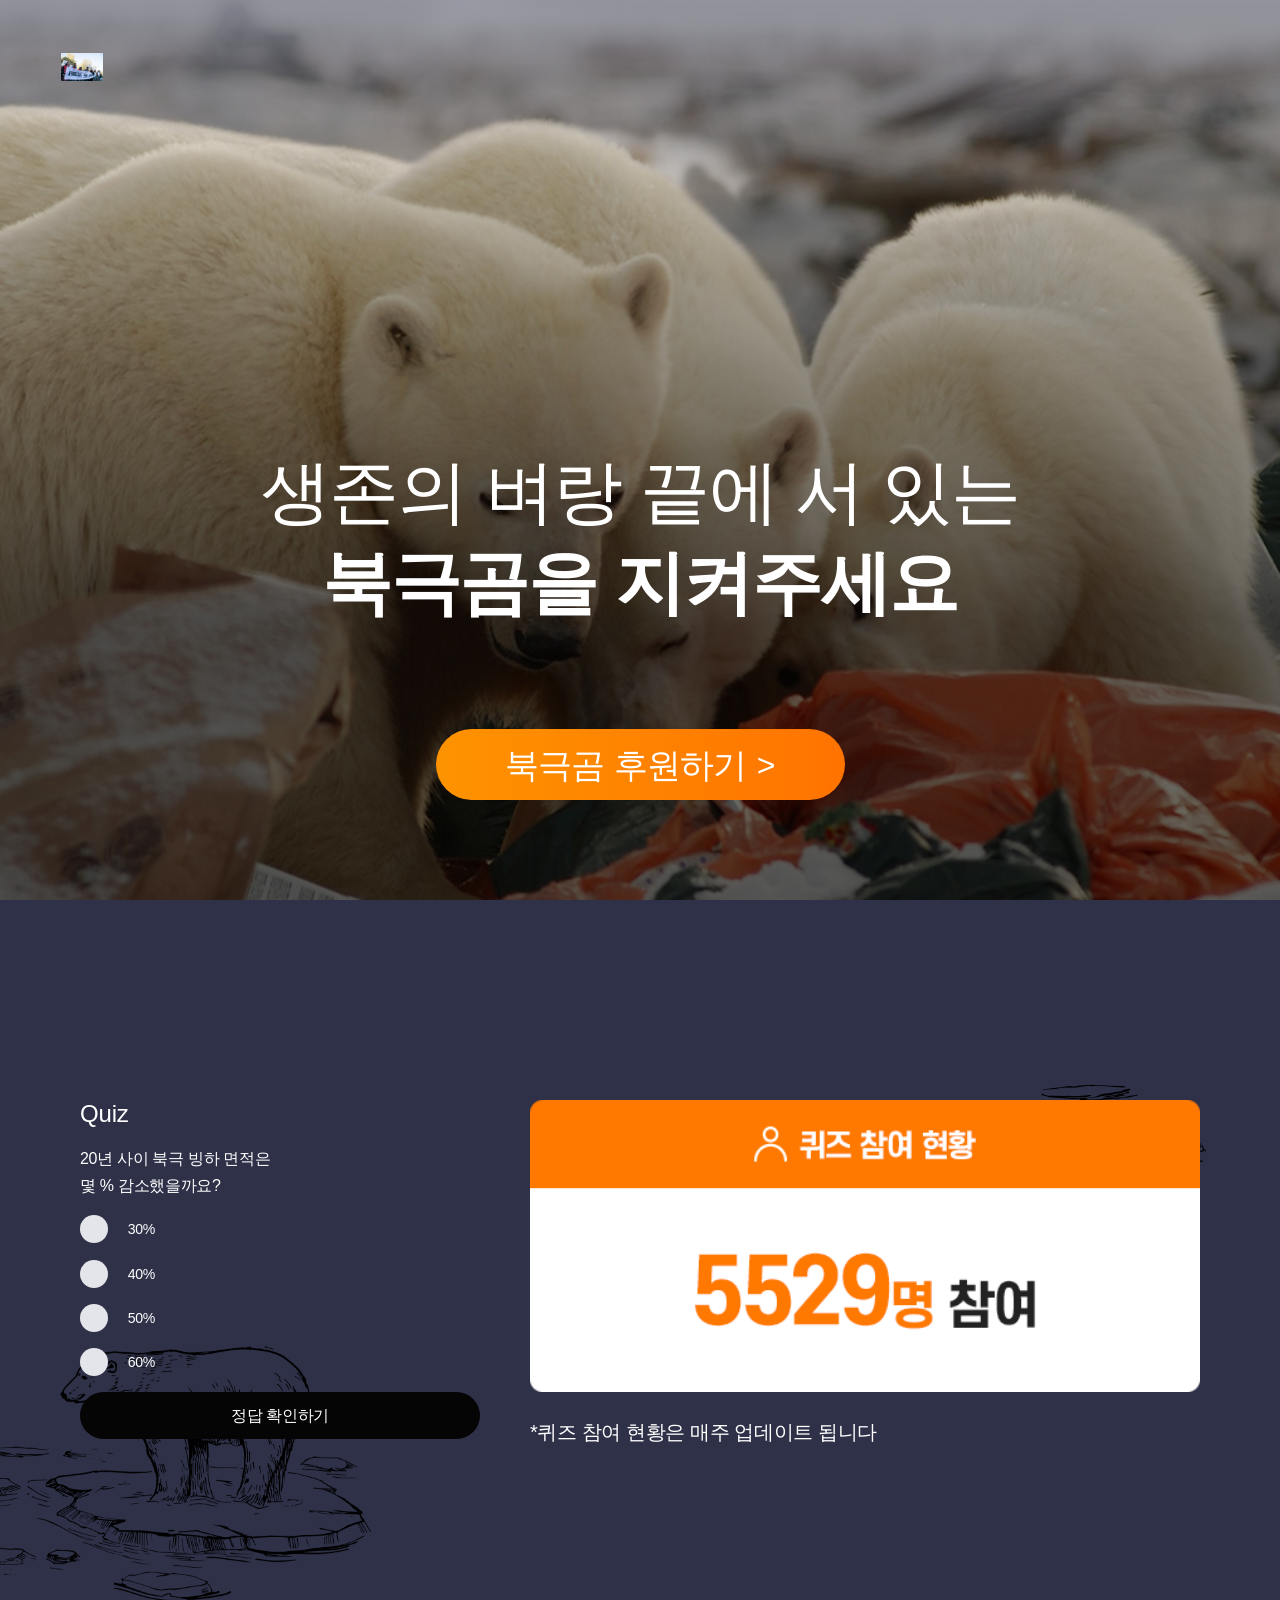
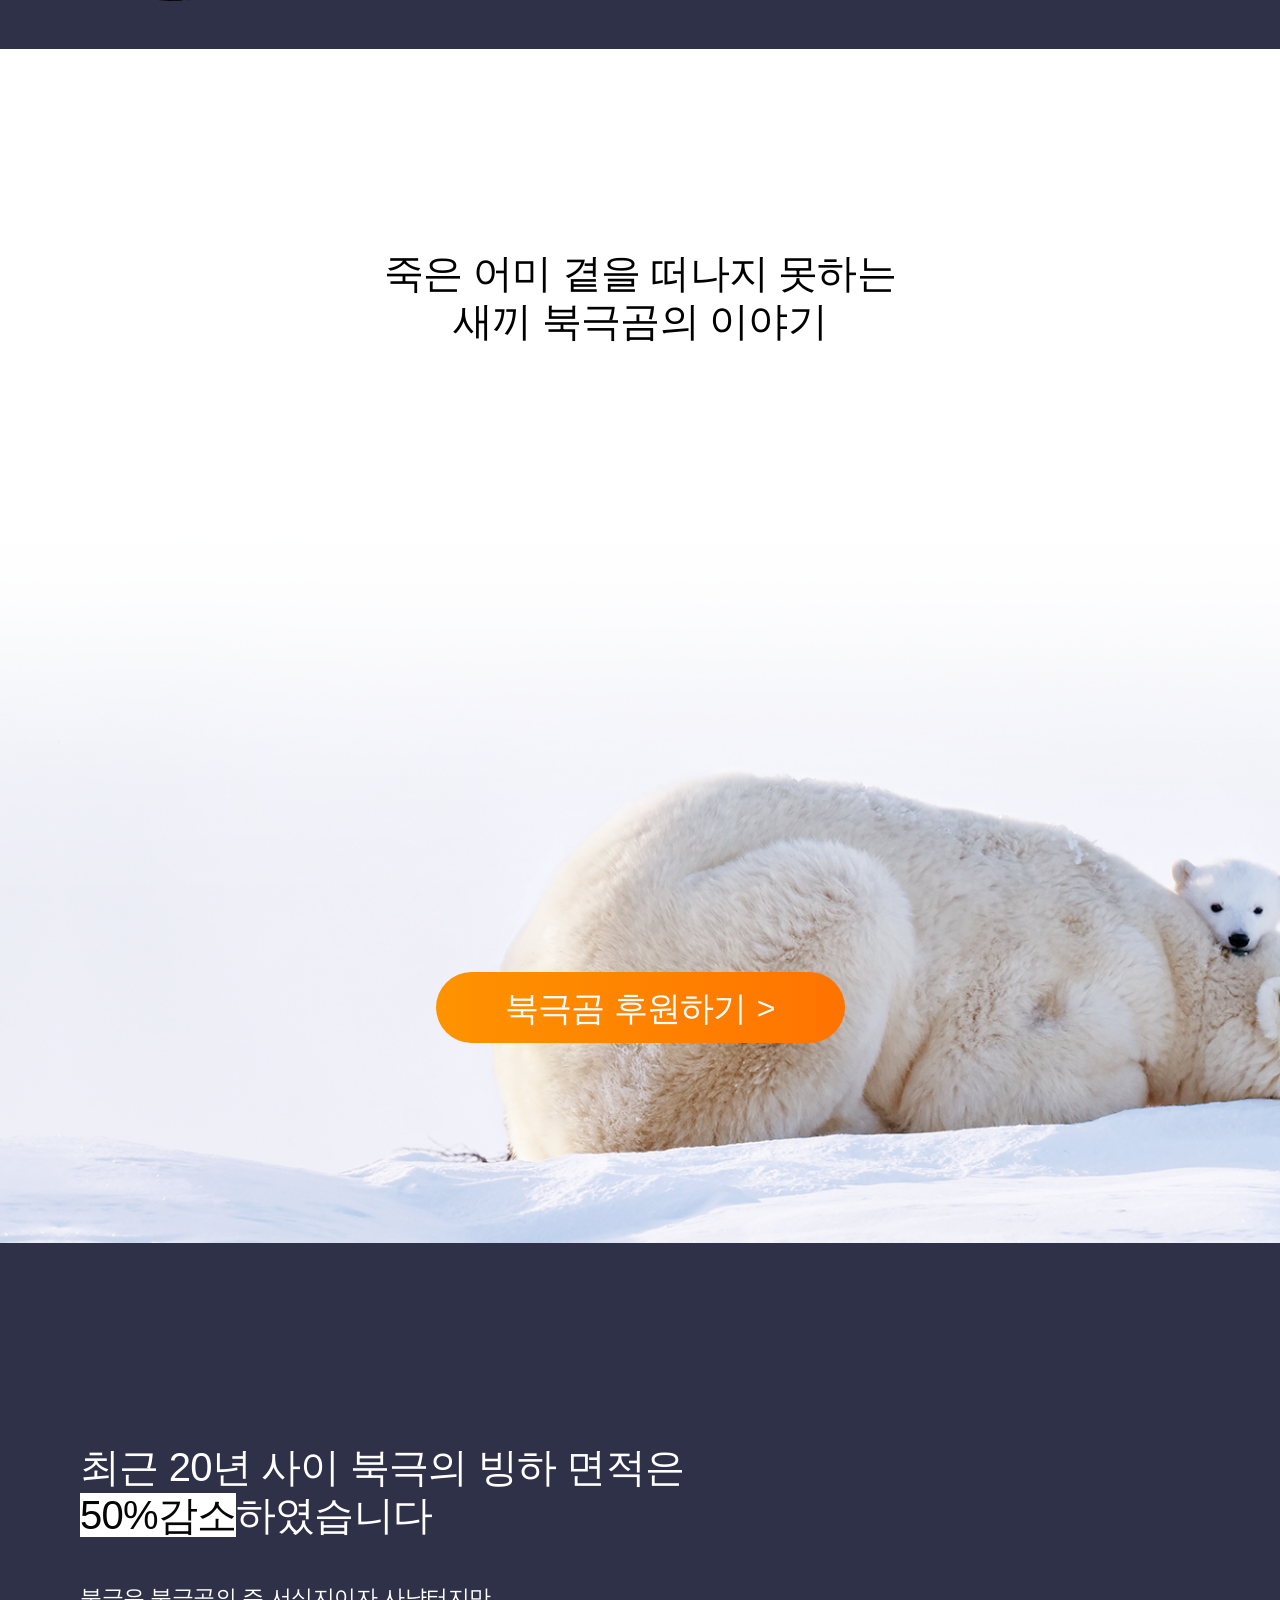
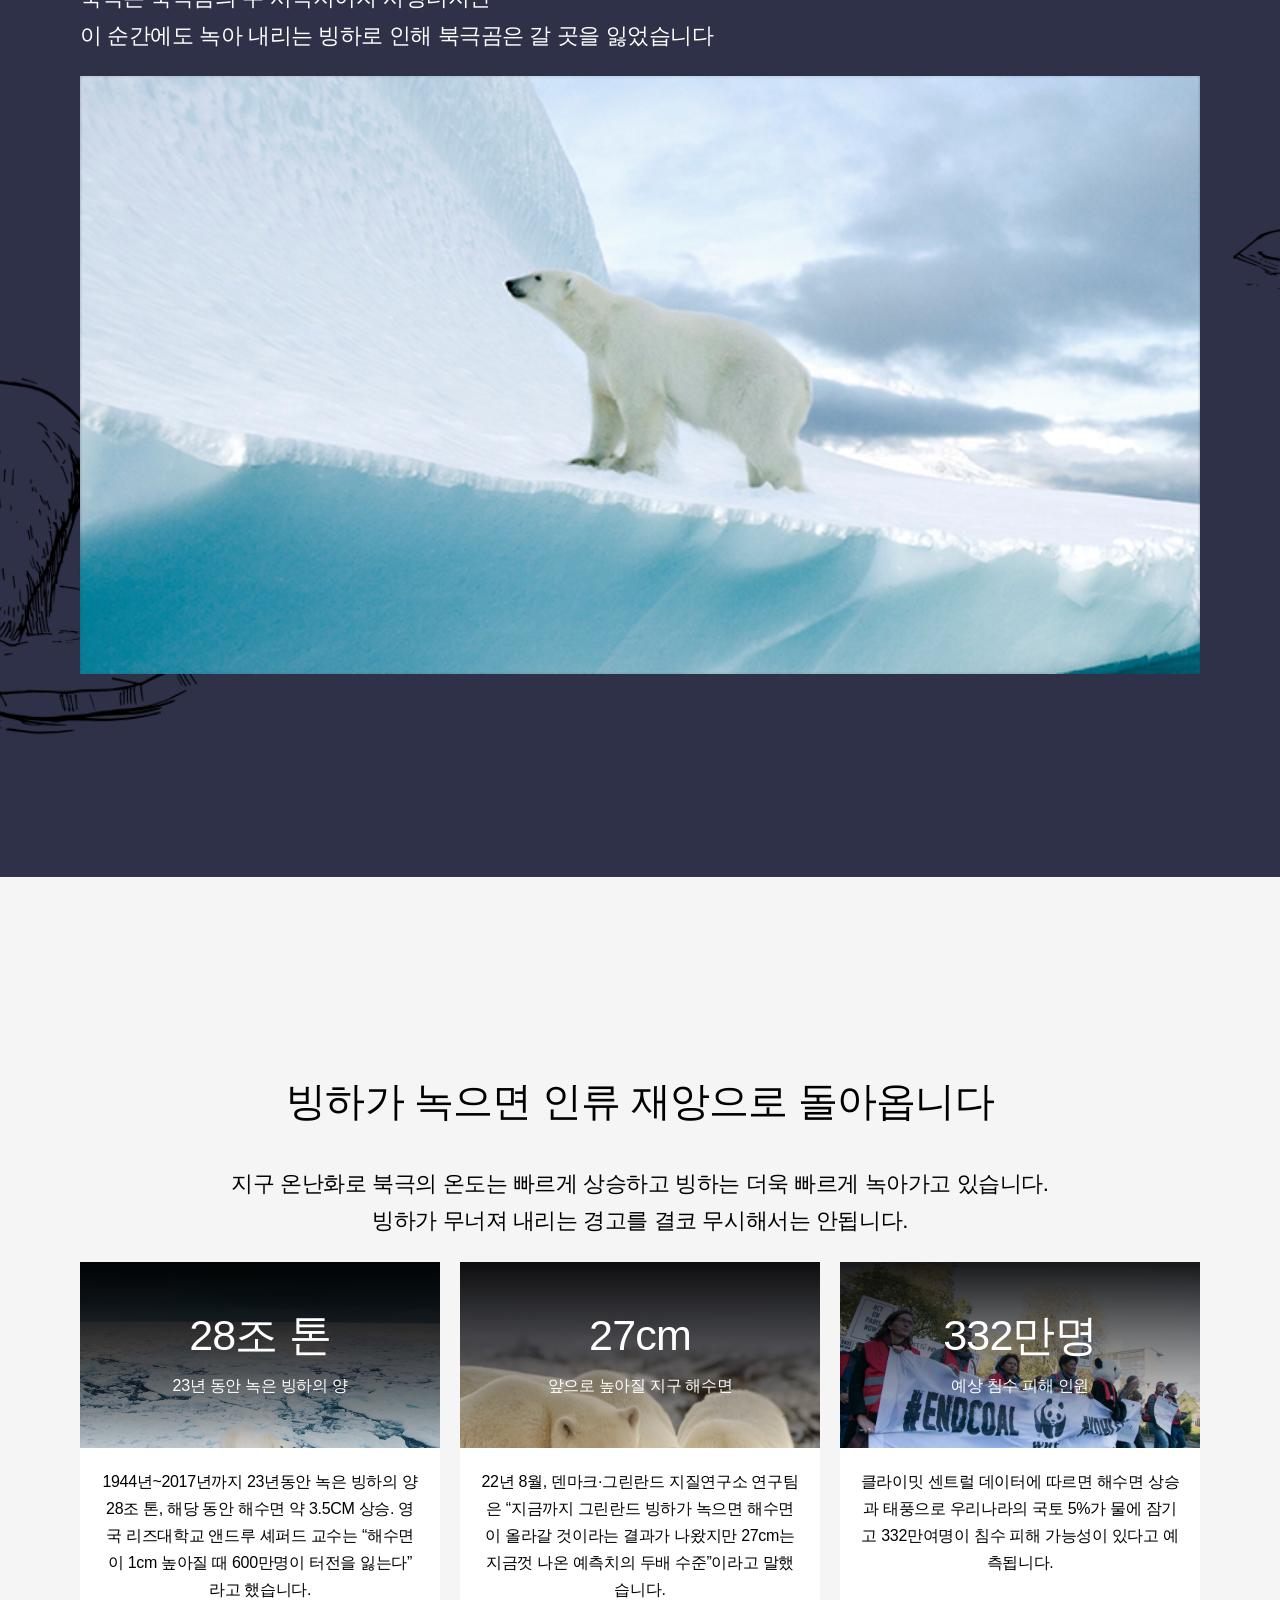
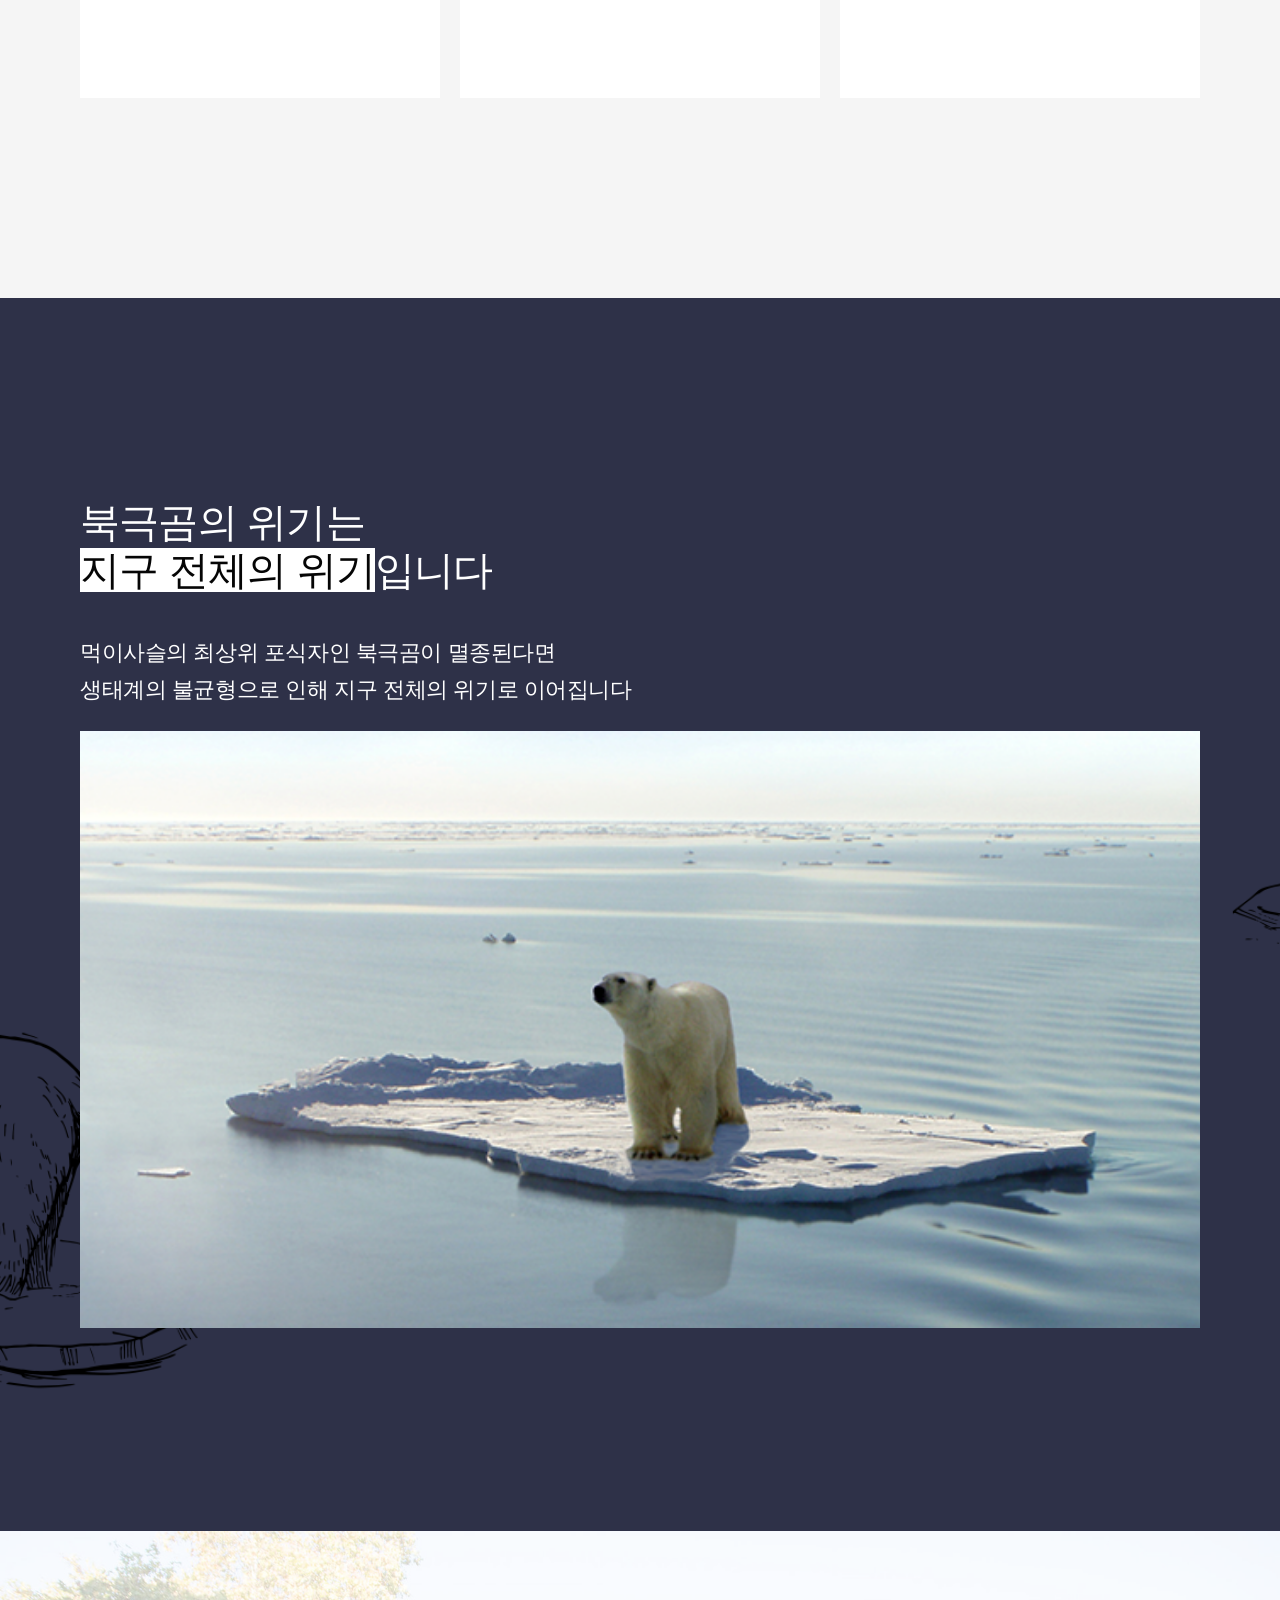
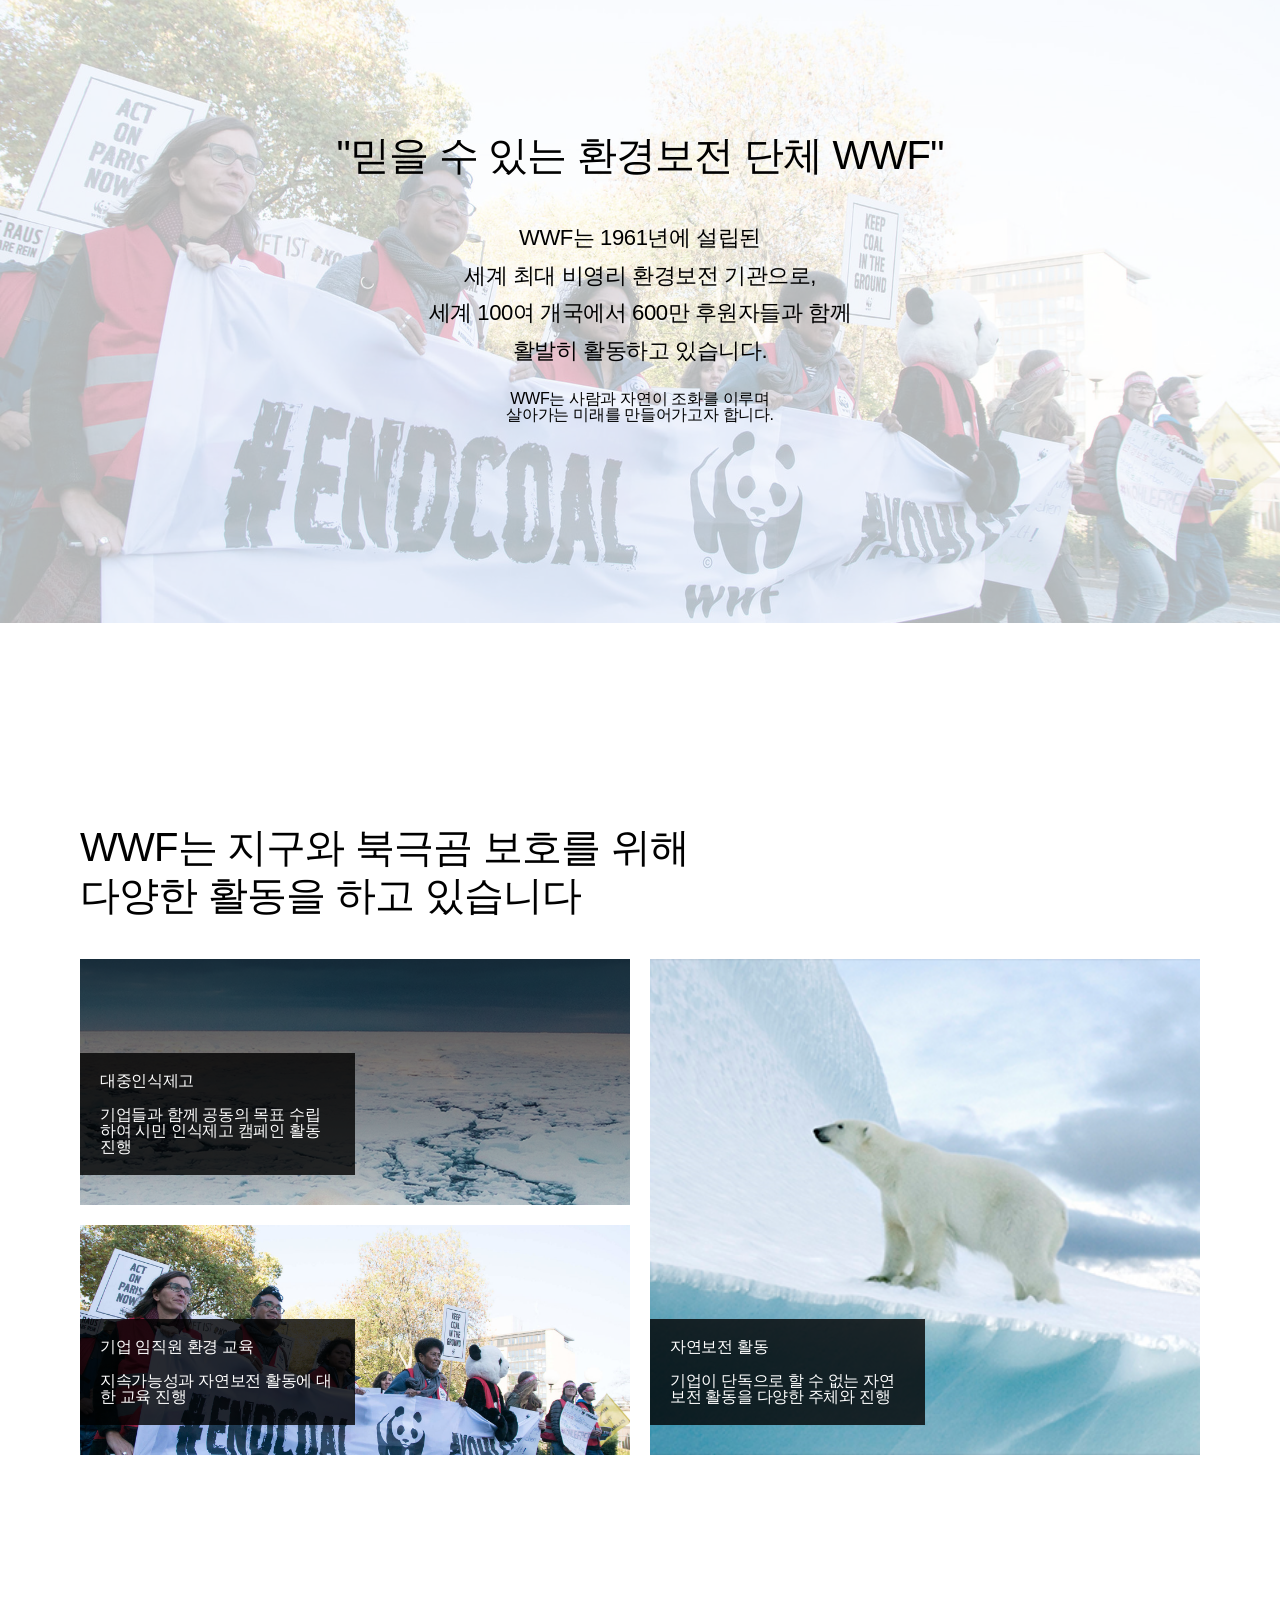
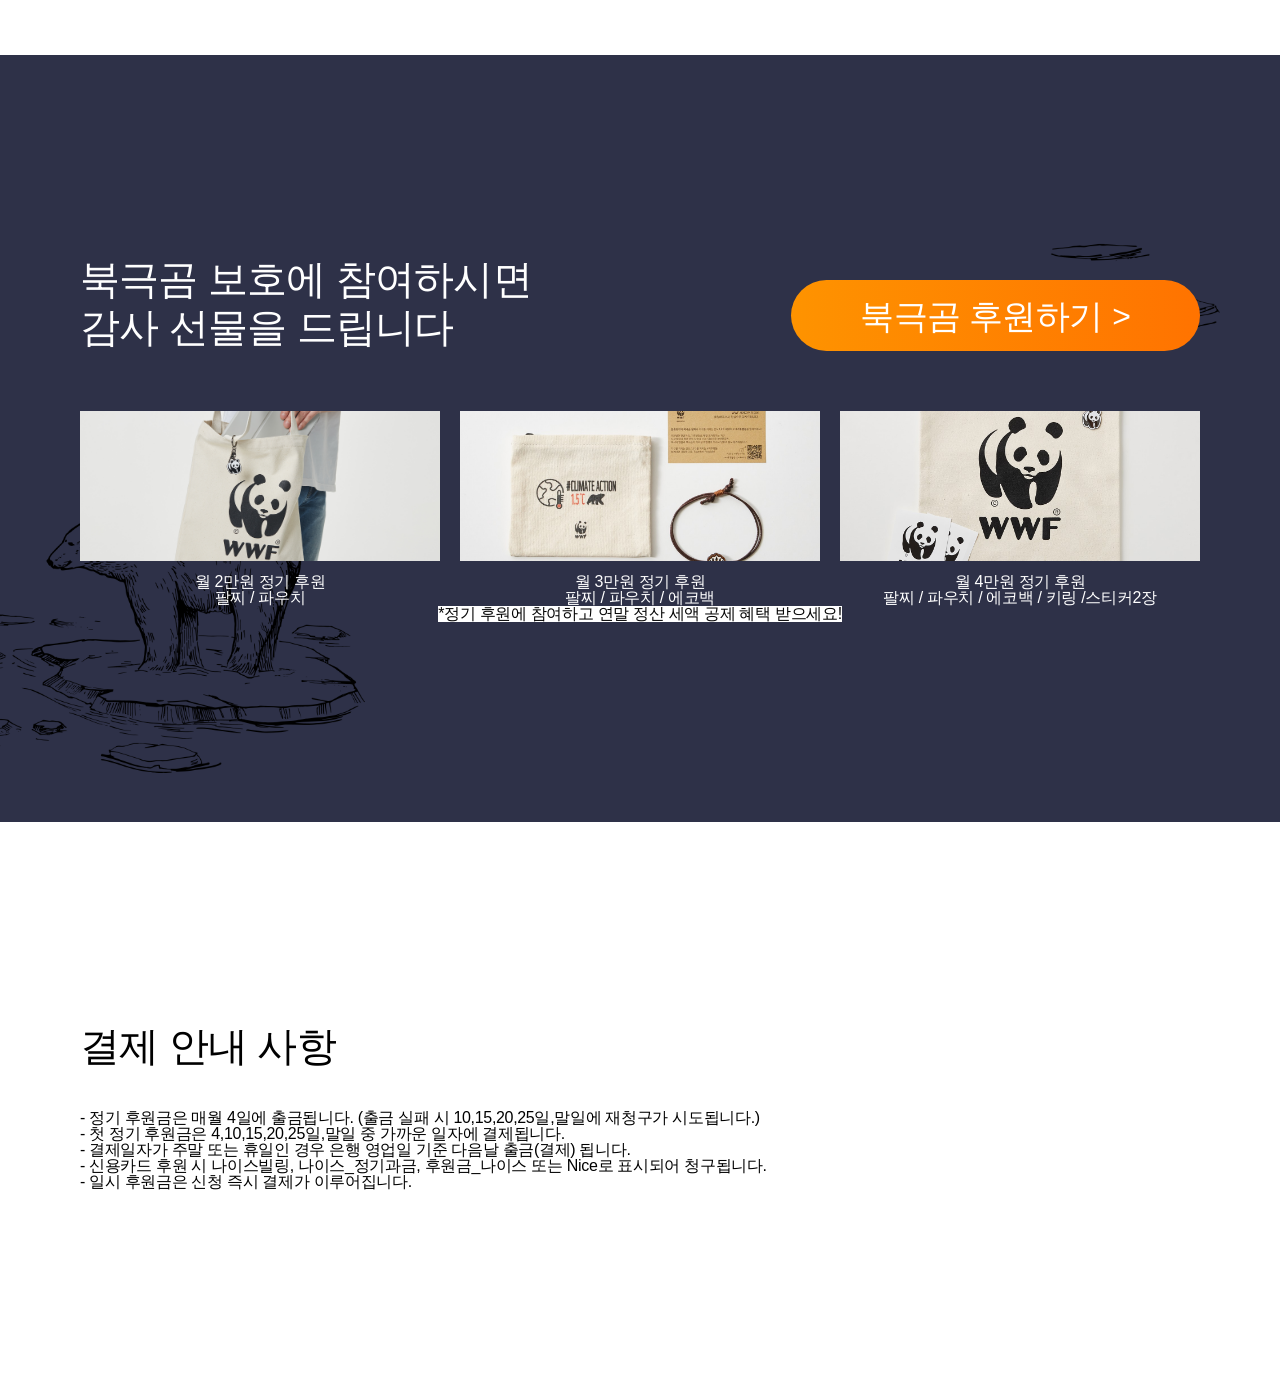
<file: index.html>
<!DOCTYPE html>
<html lang="ko">
<head>
    <meta charset="UTF-8">
    <meta name="viewport" content="width=device-width, initial-scale=1.0">
    <meta name="keywords" content="">
    <meta name="description" content="">
    <title>WWF | 북극곰 보호 캠페인</title>
    <link rel="shortcut icon" href="./images/logo.jpg" type="image/x-icon">
    <link rel="stylesheet" href="./styles/reset.css">
    <link rel="stylesheet" href="./styles/common.css">
    <link rel="stylesheet" href="./styles/index.css">
    <link rel="stylesheet" href="./styles/responsive.css">
</head>
<body>
    <div id="wrap">
        <!-- 1행 캠페인 표지 -->
        <section class="container intro">
            <p class="logo"><img src="./images/wwf.jpg" alt="wwf"></p>
            <h1><span>생존의 벼랑 끝에 서 있는</span><span>북극곰을 지켜주세요</span></h1>
            <a href="#" class="sponsor_btn"><em>북극곰 후원하기</em><!-- after --></a>
        </section>
        <!-- 2행 퀴즈 -->
        <div class="container quiz_bg">
            <section class="contents quiz">
                <div class="quiz_list">
                    <h1>Quiz</h1>
                    <h2><span>20년 사이 북극 빙하 면적은</span><span>몇 % 감소했을까요?</span></h2>
                    <form action="#" method="get" id="quiz_frm">
                        <ul>
                            <li>
                                <input type="radio" name="quiz_group" id="q30" value="q30">
                                <label for="q30">30%</label>
                            </li>
                            <li>
                                <input type="radio" name="quiz_group" id="q40" value="q40">
                                <label for="q40">40%</label>
                            </li>
                            <li>
                                <input type="radio" name="quiz_group" id="q50" value="q50">
                                <label for="q50">50%</label>
                            </li>
                            <li>
                                <input type="radio" name="quiz_group" id="q60" value="q60">
                                <label for="q60">60%</label>
                            </li>
                        </ul>
                        <button type="button" id="answer_btn">정답 확인하기</button>
                    </form>
                </div>
                <div class="quiz_status">
                    <img src="./images/quiz_contents.png" alt="">
                    <p>*퀴즈 참여 현황은 매주 업데이트 됩니다</p>
                </div>
            </section>
        </div>
        <!-- 3행 영상 -->
        <div class="container video_bg">
            <div class="contents video">
                <h1>죽은 어미 곁을 떠나지 못하는<br>새끼 북극곰의 이야기</h1>
                <iframe src="https://www.youtube.com/embed/u9V5MBqhLRc" title="기후변화를 막고 녹아내리는 북극에서 북극곰을 지켜주세요!" frameborder="0" allow="accelerometer; autoplay; clipboard-write; encrypted-media; gyroscope; picture-in-picture; web-share" referrerpolicy="strict-origin-when-cross-origin" allowfullscreen></iframe>
                <a href="#" class="sponsor_btn"><em>북극곰 후원하기</em><!-- after --></a>
            </div>
        </div>
        <!-- 4행 50감소 -->
        <div class="container reduction_bg">
            <div class="contents reduction">
                <h1>최근 20년 사이 북극의 빙하 면적은<br><span class="highlight">50%감소</span>하였습니다</h1>
                <p>북극은 북극곰의 주 서식지이자 사냥터지만<br>이 순간에도 녹아 내리는 빙하로 인해 북극곰은 갈 곳을 잃었습니다</p>
                <p><img src="./images/reduction.png" alt=""></p>
            </div>
        </div>
        <!-- 5행 인류재앙 -->
        <div class="container humanity_bg">
            <div class="contents humanity">
                <h1>빙하가 녹으면 인류 재앙으로 돌아옵니다</h1>
                <p>지구 온난화로 북극의 온도는 빠르게 상승하고 빙하는 더욱 빠르게 녹아가고 있습니다.<br>빙하가 무너져 내리는 경고를 결코 무시해서는 안됩니다.</p>
                <ul class="list">
                    <li>
                        <dl>
                            <dt>28조 톤</dt>
                            <dd>23년 동안 녹은 빙하의 양</dd>
                        </dl>
                        <div class="txt">
                            <p>1944년~2017년까지 23년동안 녹은 빙하의 양 28조 톤, 해당 동안 해수면 약 3.5CM 상승. 영국 리즈대학교 앤드루 셰퍼드 교수는 “해수면이 1cm 높아질 때 600만명이 터전을 잃는다” 라고 했습니다.</p>
                        </div>
                    </li>
                    <li>
                        <dl>
                            <dt>27cm</dt>
                            <dd>앞으로 높아질 지구 해수면</dd>
                        </dl>
                        <div class="txt">
                            <p>22년 8월, 덴마크·그린란드 지질연구소 연구팀은 “지금까지 그린란드 빙하가 녹으면 해수면이 올라갈 것이라는 결과가 나왔지만 27cm는 지금껏 나온 예측치의 두배 수준”이라고 말했습니다.</p>
                        </div>
                    </li>
                    <li>
                        <dl>
                            <dt>332만명</dt>
                            <dd>예상 침수 피해 인원</dd>
                        </dl>
                        <div class="txt">
                            <p>클라이밋 센트럴 데이터에 따르면 해수면 상승과 태풍으로 우리나라의 국토 5%가 물에 잠기고 332만여명이 침수 피해 가능성이 있다고 예측됩니다.</p>
                        </div>
                    </li>
                </ul>
            </div>
        </div>
        <!-- 6행 빙하위기 -->
        <div class="container crisis_bg">
            <div class="contents crisis">
                <h1>북극곰의 위기는<br><span class="highlight">지구 전체의 위기</span>입니다</h1>
                <p>먹이사슬의 최상위 포식자인 북극곰이 멸종된다면<br>생태계의 불균형으로 인해 지구 전체의 위기로 이어집니다</p>
                <p><img src="./images/bg2.png" alt=""></p>
            </div>
        </div>
        <!-- 7행 WWF단체소개 -->
        <div class="container wwf_bg">
            <div class="contents wwf">
                <h1>"믿을 수 있는 환경보전 단체 WWF"</h1>
                <p>WWF는 1961년에 설립된<br>세계 최대 비영리 환경보전 기관으로,<br>세계 100여 개국에서 600만 후원자들과 함께<br>활발히 활동하고 있습니다.</p>
                <p>WWF는 사람과 자연이 조화를 이루며<br>살아가는 미래를 만들어가고자 합니다.</p>
            </div>
        </div>
        <!-- 8행 활동내역 -->
        <div class="container activity_bg">
            <div class="contents activity">
                <h1>WWF는 지구와 북극곰 보호를 위해<br>다양한 활동을 하고 있습니다</h1>
                <ul class="details">
                    <li>
                        <dl class="txt">
                            <dt>대중인식제고</dt>
                            <dd>기업들과 함께 공동의 목표 수립하여 시민 인식제고 캠페인 활동 진행</dd>
                        </dl>
                    </li>
                    <li>
                        <dl class="txt">
                            <dt>기업 임직원 환경 교육</dt>
                            <dd>지속가능성과 자연보전 활동에 대한 교육 진행</dd>
                        </dl>
                    </li>
                    <li>
                        <dl class="txt">
                            <dt>자연보전 활동</dt>
                            <dd>기업이 단독으로 할 수 없는 자연보전 활동을 다양한 주체와 진행</dd>
                        </dl>
                    </li>
                </ul>
            </div>
        </div>
        <!-- 9행 선물정보 -->
        <div class="container gift_bg">
            <div class="contents gift">
                <div class="title">
                    <h1>북극곰 보호에 참여하시면<br>감사 선물을 드립니다</h1>
                    <a href="#" class="sponsor_btn"><em>북극곰 후원하기</em><!-- after --></a>
                </div>
                <ul class="gift_list">
                    <li><!-- img -->
                        <p class="photo"><!-- bg --></p>
                        <h2>월 2만원 정기 후원</h2>
                        <p>팔찌 / 파우치</p>
                    </li>
                    <li>
                        <p class="photo"><!-- bg --></p>
                        <h2>월 3만원 정기 후원</h2>
                        <p>팔찌 / 파우치 / 에코백</p>
                    </li>
                    <li>
                        <p class="photo"><!-- bg --></p>
                        <h2>월 4만원 정기 후원</h2>
                        <p>팔찌 / 파우치 / 에코백 / 키링 /스티커2장</p>
                    </li>
                </ul>
                <p class="info">*정기 후원에 참여하고 연말 정산 세액 공제 혜택 받으세요!</p>
            </div>
        </div>
        <!-- 10행 안내 -->
        <div class="container payment_bg">
            <div class="contents payment">
                <h1>결제 안내 사항</h1>
                <ul>
                    <li>- 정기 후원금은 매월 4일에 출금됩니다. (출금 실패 시 10,15,20,25일,말일에 재청구가 시도됩니다.)</li>
                    <li>- 첫 정기 후원금은 4,10,15,20,25일,말일 중 가까운 일자에 결제됩니다.</li>
                    <li>- 결제일자가 주말 또는 휴일인 경우 은행 영업일 기준 다음날 출금(결제) 됩니다.</li>
                    <li>- 신용카드 후원 시 나이스빌링, 나이스_정기과금, 후원금_나이스 또는 Nice로 표시되어 청구됩니다.</li>
                    <li>- 일시 후원금은 신청 즉시 결제가 이루어집니다.</li>
                </ul>
            </div>
        </div>
    </div>
</body>
</html>
</file>
<file: styles/common.css>
/* 공통 common.css */
#wrap {}
#wrap * {transition:all 0.3s;}
#wrap .container {
    min-width:320px;
    background-size:cover; background-position:center;
    padding:70px 15px;
}
#wrap .container .contents {max-width:1250px; margin:0 auto;}
#wrap .container .contents h1 {
    font-size:1.38rem; font-weight:500; line-height:1.2; margin:0 0 40px;
}
#wrap .container .contents h1 .highlight {
    background-color:#fff; color:#050505; font-weight:500;
}
#wrap .container .contents h1+p {
    font-size:0.81rem; line-height:1.7; font-weight:500; margin:0 0 22px;
}
/* mobile design - .sponsor_btn */
#wrap .container .sponsor_btn {
    display: block;
    width: 164px; height: 41px;
    margin: 0 auto;
    background: linear-gradient(90deg, #FE9300,#FF7300);
    display: flex;
    flex-flow: row nowrap;
    justify-content: center;
    align-items: center;
    border-radius: 37.5px;
    gap: 10px;
}
#wrap .container .sponsor_btn:hover {
    background: linear-gradient(90deg, #FE9300,#FF7300);
    filter:drop-shadow(0 0 10px #fff);
    font-weight: 600;
    animation: x4 0.4s linear alternate infinite;
}
#wrap .container .sponsor_btn::after {
    content:'>'; display:block; 
    color:#fff; font-size:0.75rem;
    transition:font-weight 0.3s;
}
#wrap .container .sponsor_btn em {
    color:#fff; font-weight:500;
}
#wrap .container .sponsor_btn:hover::after {
    animation:x4 0.4s linear alternate infinite;
    font-weight:600; 
}
@keyframes x4 {
    0% {transform:translateX(0);}
    100% {transform:translateX(4px);}
}
</file>
<file: styles/index.css>
/* =================================1행 캠페인 표지(m) */
#wrap .intro {/* 북극곰배경 bg1.png */
    padding:100px 0;
    background-image:url(../images/bg1.png); /* 배경이미지 속성 사용시 다른 background-로 시작하는 배경추가속성도 생각하기 */
    background-size:auto 130%; background-position:center bottom;
    position:relative;
}
#wrap .intro > * {position:relative; z-index:100;}
#wrap .intro::after {/* 북극곰배경 위에 깔리는 반투명한 검은색배경 rgba() */
    /* 가상요소 before, after(자식)의 필수속성이 뭔지 먼저 생각하기 */
    content:''; display:block;
    background:linear-gradient(transparent, #000 69%); opacity:0.6;
    width:100%; height:100%;
    position:absolute; left:0; top:0; z-index:90; /* p,h1,a(형제들)와 겹침효과를 줄 수 있는 CSS 속성 생각하기 */
}
#wrap .intro .logo {
    width:24px; /* w,h 중 한가지값만 작성(나머지는 자동비율조정) */
    position:absolute; /* 피그마 무시기능과 동일 absolute */
    left:21px; top:18px;
}
#wrap .intro .logo img {width:100%;}/*이미지는w100%설정후부모크기,위치따라가게하는개념체크*/
#wrap .intro h1 {text-align:center; margin:0 0 50px;}
#wrap .intro h1 span {
    color:#fff; display:block;
    font-size:1.88rem; line-height:1.3; font-weight:500;
}
#wrap .intro h1 span:nth-child(1) {}
#wrap .intro h1 span:nth-child(2) {}
#wrap .intro .sponsor_btn {}
/* ================================================2행 퀴즈(m) */
#wrap .quiz_bg {
    background-image: url(../images/reduction_bg.png);
    padding:70px;
}
#wrap .quiz_bg .quiz {
    display:flex; flex-flow:column nowrap;/* t, d column -> row */
    gap:50px;
}
#wrap .quiz_bg .quiz .quiz_list {/* margin:0 0 50px; */}
#wrap .quiz_bg .quiz .quiz_list > * {margin:0 0 16px;}
#wrap .quiz_bg .quiz .quiz_list h1 {
    font-size:1.5rem; line-height:1.2; color:#fff;
    letter-spacing: -0.01rem; font-weight:500;
    font-family:'Noto Sans KR', sans-serif;/* 단독글꼴일경우 */
}
#wrap .quiz_bg .quiz .quiz_list h2 {}
#wrap .quiz_bg .quiz .quiz_list h2 span {
    display:block; line-height:1.7; color:#fff;
}
#wrap .quiz_bg .quiz .quiz_list h2 span:nth-child(1) {}
#wrap .quiz_bg .quiz .quiz_list h2 span:nth-child(2) {}
#wrap .quiz_bg .quiz .quiz_list #quiz_frm {margin:0;}
#wrap .quiz_bg .quiz .quiz_list #quiz_frm ul {margin:0 0 16px;}
#wrap .quiz_bg .quiz .quiz_list #quiz_frm ul li {position:relative; margin:0 0 16px;}
#wrap .quiz_bg .quiz .quiz_list #quiz_frm ul li:last-child {margin:0;}
#wrap .quiz_bg .quiz .quiz_list #quiz_frm ul li input {display:none;}
#wrap .quiz_bg .quiz .quiz_list #quiz_frm ul li input:checked + label  {
    background-image:url(../images/check_on.svg);
}
#wrap .quiz_bg .quiz .quiz_list #quiz_frm ul li label {
    color:#fff; font-size:0.88rem; /* line-height:1.7; */
    background-image:url(../images/check_off.svg);
    background-size:16px; background-repeat:no-repeat;
    padding-left:47.75px;
}
#wrap .quiz_bg .quiz .quiz_list #quiz_frm ul li:hover::after {
    content:''; display:block; position:absolute; left:0; bottom:-10px; 
    width:100%; height:2px; background:linear-gradient(90deg, #ff7300, transparent)
}
#wrap .quiz_bg .quiz .quiz_list #quiz_frm ul li:hover label {color:#ff7300;}
#wrap .quiz_bg .quiz .quiz_list #quiz_frm #answer_btn {
    background:#050505; color:#fff; line-height:1.7;
    padding:10px; border-radius:50px; width:100%; transition:background 0.3s;
}
#wrap .quiz_bg .quiz .quiz_list #quiz_frm #answer_btn:hover {background:#ff7300;}
#wrap .quiz_bg .quiz .quiz_status {}
#wrap .quiz_bg .quiz .quiz_status img {width:100%;}
#wrap .quiz_bg .quiz .quiz_status p {
    line-height:1.7; color:#fff; font-size:1.25rem; margin:20px 0 0;
}
/* ============================================================3 */
#wrap .video_bg {
    background-image:url(../images/video_bg.png);
    padding:50px 15px;
}
#wrap .video_bg .video h1 {text-align:center;}
#wrap .video_bg .video iframe {width:100%; margin:0 0 70px;}
/* ============================================================4 */
#wrap .reduction_bg {
    background-image:url(../images/reduction_bg.png);
}
#wrap .reduction_bg .reduction h1 {color:#fff;}
#wrap .reduction_bg .reduction h1+p {color:#fff;}
#wrap .reduction_bg .reduction p img {width:100%;}
/* ============================================================5 */
#wrap .humanity_bg {
    background-color:#f5f5f5;
}
#wrap .humanity_bg .humanity h1 {text-align: center;}
#wrap .humanity_bg .humanity h1+p {text-align: center;}
#wrap .humanity_bg .humanity .list {
    display:flex; flex-flow:column nowrap; gap:20px;
    /* display:grid; grid-template-rows:1fr 1fr 1fr; */
}
#wrap .humanity_bg .humanity .list li dl {
    background-size:cover; background-position:center;
    padding:48px 0; text-align:center; position:relative;
}
#wrap .humanity_bg .humanity .list li dl * {
    color:#fff; position:relative; z-index:10;
}
#wrap .humanity_bg .humanity .list li:nth-child(1) dl {background-image:url(../images/warming_28cm.png);}
#wrap .humanity_bg .humanity .list li:nth-child(2) dl {background-image:url(../images/warming_27cm.png);}
#wrap .humanity_bg .humanity .list li:nth-child(3) dl {background-image:url(../images/wwf.jpg);}
#wrap .humanity_bg .humanity .list li dl:before {
    content:''; display:block; width:100%; height:100%;
    position:absolute; left:0; top:0; z-index:9;
    background:linear-gradient(rgba(0,0,0,0.9), transparent);
}
#wrap .humanity_bg .humanity .list li dl dt {
    font-size:1.38rem; margin:0 0 11px; line-height:1.2; font-weight:500;
}
#wrap .humanity_bg .humanity .list li dl dd {line-height:1.7;}
#wrap .humanity_bg .humanity .list li .txt {background:#fff; padding:20px;}
#wrap .humanity_bg .humanity .list li .txt p {text-align:center; line-height:1.7; font-size:0.81rem;}
/* ============================================================6 */
#wrap .crisis_bg {
    background-image:url(../images/reduction_bg.png);
}
#wrap .crisis_bg .crisis h1 {color:#fff;}
#wrap .crisis_bg .crisis h1+p {color:#fff;}
#wrap .crisis_bg .crisis p img {width:100%;}
/* -----------------------------------------------7행 */
#wrap .wwf_bg {
    background-image: url(../images/wwf.jpg);
    position:relative;
}
#wrap .wwf_bg::before {
    position:absolute; content:''; display:block;
    width:100%; height:100%; left:0; top:0;
    background:rgba(255,255,255,0.7); z-index:9;
}
#wrap .wwf_bg .wwf {
    position:relative; z-index:10; text-align:center;
}
#wrap .wwf_bg .wwf h1 {}
#wrap .wwf_bg .wwf p {}
/* -----------------------------------------------8행 */
#wrap .activity_bg {}
#wrap .activity_bg .activity {}
#wrap .activity_bg .activity h1 {}
#wrap .activity_bg .activity .details {
    display:grid; gap:20px;
    grid-template-areas:
        'public'
        'corporation'
        'nature';
}
#wrap .activity_bg .activity .details li {
    background-size:cover; background-position:center;
    padding-top:94px;
}
#wrap .activity_bg .activity .details li:nth-child(1) {
    grid-area:public;/* 대중-grid 2차원 정렬을 위한 자식 이름 짓기 */
    background-image:url(../images/warming_28cm.png);
}
#wrap .activity_bg .activity .details li:nth-child(2) {
    grid-area:corporation;/* 기업 */
    background-image:url(../images/wwf.jpg);
}
#wrap .activity_bg .activity .details li:nth-child(3) {
    grid-area:nature;/* 자연 */
    background-image:url(../images/reduction.png);
}
#wrap .activity_bg .activity .details li .txt {
    background-color:rgba(0,0,0,0.8);
    padding:20px;
}
#wrap .activity_bg .activity .details li .txt * {color:#fff;}
#wrap .activity_bg .activity .details li .txt dt {margin-bottom:18px;}
#wrap .activity_bg .activity .details li .txt dd {}
/* -----------------------------------------------9행 감사선물 */
#wrap .gift_bg {
    background-image:url(../images/reduction_bg.png);
}
#wrap .gift_bg .gift {text-align:center;}
#wrap .gift_bg .gift .title {display:flex; flex-flow:column nowrap; padding-bottom: 20px;}
#wrap .gift_bg .gift .title h1 {text-align:left; color:#fff;}
#wrap .gift_bg .gift .title .sponsor_btn {margin: 0;}
#wrap .gift_bg .gift .title .sponsor_btn em {}
#wrap .gift_bg .gift .gift_list {
    display:grid; gap:20px;
    grid-template-areas:
        'sponser2'
        'sponser3'
        'sponser4';
}
#wrap .gift_bg .gift .gift_list li {}
#wrap .gift_bg .gift .gift_list li:nth-child(1) {grid-area:sponser2;}
#wrap .gift_bg .gift .gift_list li:nth-child(2) {grid-area:sponser3;}
#wrap .gift_bg .gift .gift_list li:nth-child(3) {grid-area:sponser4;}
#wrap .gift_bg .gift .gift_list li:nth-child(1) .photo {background-image: url(../images/freebie1.jpg);}
#wrap .gift_bg .gift .gift_list li:nth-child(2) .photo {background-image: url(../images/freebie2.jpg);}
#wrap .gift_bg .gift .gift_list li:nth-child(3) .photo {background-image: url(../images/freebie3.jpg);}
#wrap .gift_bg .gift .gift_list li .photo {
    height:150px; overflow:hidden;
    background-size:cover; background-position: center;
}
#wrap .gift_bg .gift .gift_list li .photo img {width:100%; transform:translateY(-100px);}/* 1열 */
#wrap .gift_bg .gift .gift_list li h2 {margin-top:13px;}
#wrap .gift_bg .gift .gift_list li h2+p {}
#wrap .gift_bg .gift .gift_list li h2,
#wrap .gift_bg .gift .gift_list li h2+p {text-align:center; color:#fff;}
#wrap .gift_bg .gift .info {
    background-color:#fff; color:#050505;
    display:inline-block;
}
/* -----------------------------------------------10행 결제 안내 */
</file>
<file: styles/responsive.css>
/* 반응형조건 responsive */
/* m(320~) -> t(1024~) -> d(1250~) */
@media screen and (min-width:550px) {
    /* ----------------------------------------------2행 퀴즈 */
    #wrap .quiz_bg .quiz {flex-flow:row nowrap;}
    #wrap .quiz_bg .quiz .quiz_list {width:200px;}
    #wrap .quiz_bg .quiz .quiz_status {flex:1;}
}
@media screen and (min-width:860px) {
    #wrap .intro {padding:300px 0 100px;}
    /* -------------------------------------------3행~6행 공통 */
    #wrap .container {padding:200px 80px;}
    #wrap .container .contents h1 {font-size:2.5rem; margin:0 0 40px;}
    #wrap .container .contents h1+p {font-size:1.38rem;}
    /* -------------------------------------------3행 */
    #wrap .video_bg .video h1 {margin:0 0 70px;}
    #wrap .video_bg .video iframe {height:484px;}
    /* -------------------------------------------5행 */
    #wrap .humanity_bg .humanity .list {flex-flow:row nowrap;}
    #wrap .humanity_bg .humanity .list li {flex:1;}
    #wrap .humanity_bg .humanity .list li dl dt {font-size:2.69rem;}
    #wrap .humanity_bg .humanity .list li .txt {height:250px;}
    #wrap .humanity_bg .humanity .list li .txt p {font-size:1rem;}
    /* -----------------------------------------9행 */
    #wrap .gift_bg .gift .title {
        flex-flow:row nowrap;
        justify-content:space-between;
        align-items:flex-end; margin:0 0 40px;
    }
    #wrap .gift_bg .gift .title h1 {margin:0;}
    #wrap .gift_bg .gift .gift_list {
        grid-template-areas:
            'sponser2 sponser3'
            'sponser4 sponser4';
        grid-template-columns: 1fr 1fr;
    }
}/* 860~1023 */
@media screen and (min-width:1024px) {
    #wrap .intro {padding:410px 0 100px;}
    #wrap .intro .logo {width:32px; left:36px; top:30px;}
    #wrap .intro h1 {margin:0 0 100px;}
    #wrap .intro h1 span {font-size:3.13rem; font-weight:600;}
    #wrap .container .sponsor_btn {width:238px; height:60px;}
    #wrap .container .sponsor_btn em {font-size:1.38rem;}
    #wrap .container .sponsor_btn::after {font-size:1rem;}
    /* ----------------------------------------------2행 퀴즈 */
    #wrap .quiz_bg .quiz .quiz_list {width:400px;}
    #wrap .quiz_bg .quiz .quiz_list #quiz_frm ul li label  {
        background-size:28px; display:block; line-height: 2;
    }
    /* -----------------------------------------------8행 */
    #wrap .activity_bg .activity .details {
        grid-template-areas:
            'public nature '
            'corporation nature';
        grid-template-columns:1fr 1fr;
    }
    #wrap .activity_bg .activity .details li {position:relative; padding-bottom:30px;}
    #wrap .activity_bg .activity .details li .txt {width:50%;}
    #wrap .activity_bg .activity .details li:last-child .txt {
        position:absolute; left:0; bottom:30px;
    }
    /* -------------------------------------9행 */
    #wrap .gift_bg .gift .gift_list {
        grid-template-areas:
            'sponser2 sponser3 sponser4';
        grid-template-columns: 1fr 1fr 1fr;
    }
    #wrap .gift_bg .gift .gift_list li .photo img {transform:translateY(0);}
}/* 1024~1249 */
@media screen and (min-width:1250px) {
    #wrap .intro {padding:447px 0 100px;}
    #wrap .intro .logo {width:42px; left:61px; top:53px;}
    #wrap .intro h1 span {font-size:4.38rem;}
    #wrap .intro h1 span:nth-child(1) {font-weight:400;}
    #wrap .intro h1 span:nth-child(2) {font-weight:700;}
    #wrap .container .sponsor_btn {width:409px; height:71px;}
    #wrap .container .sponsor_btn em {font-size:2.13rem;}
    #wrap .container .sponsor_btn::after {font-size:2rem;}
}/* 1250~max */
</file>
